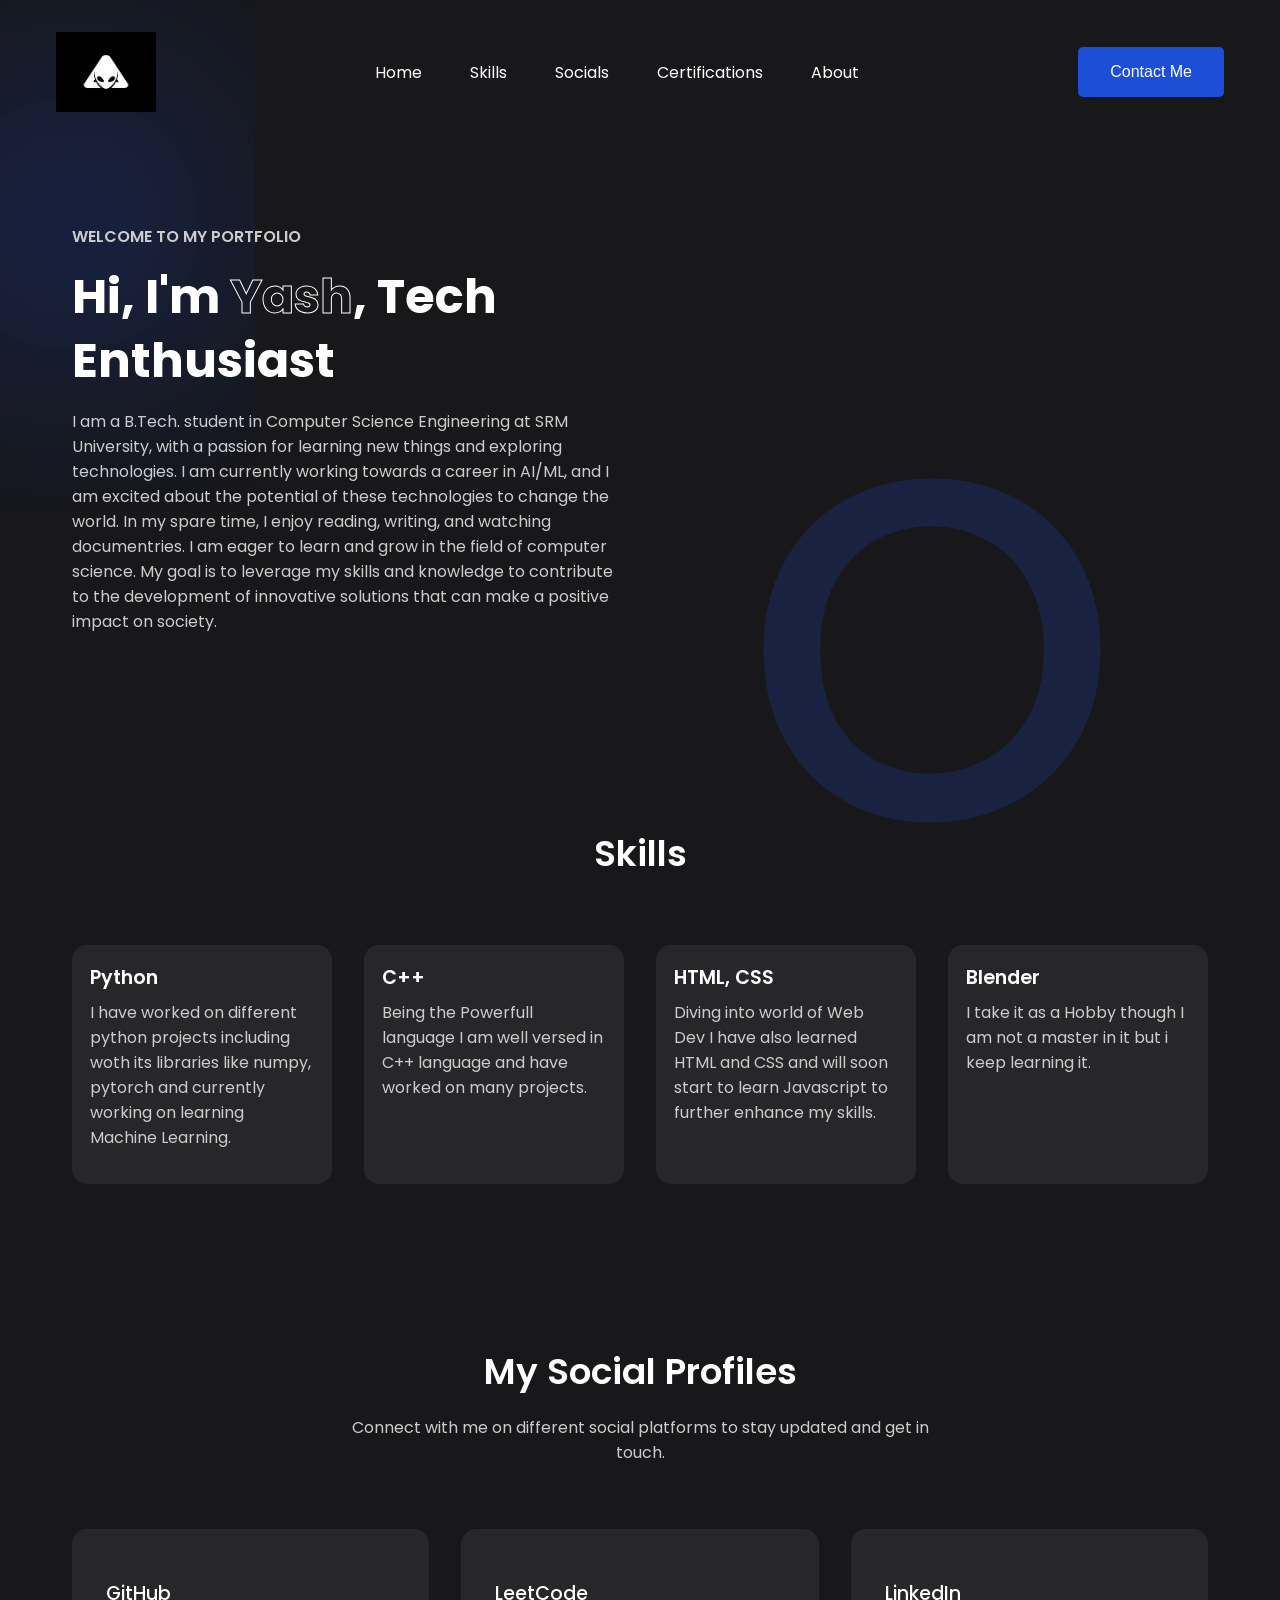
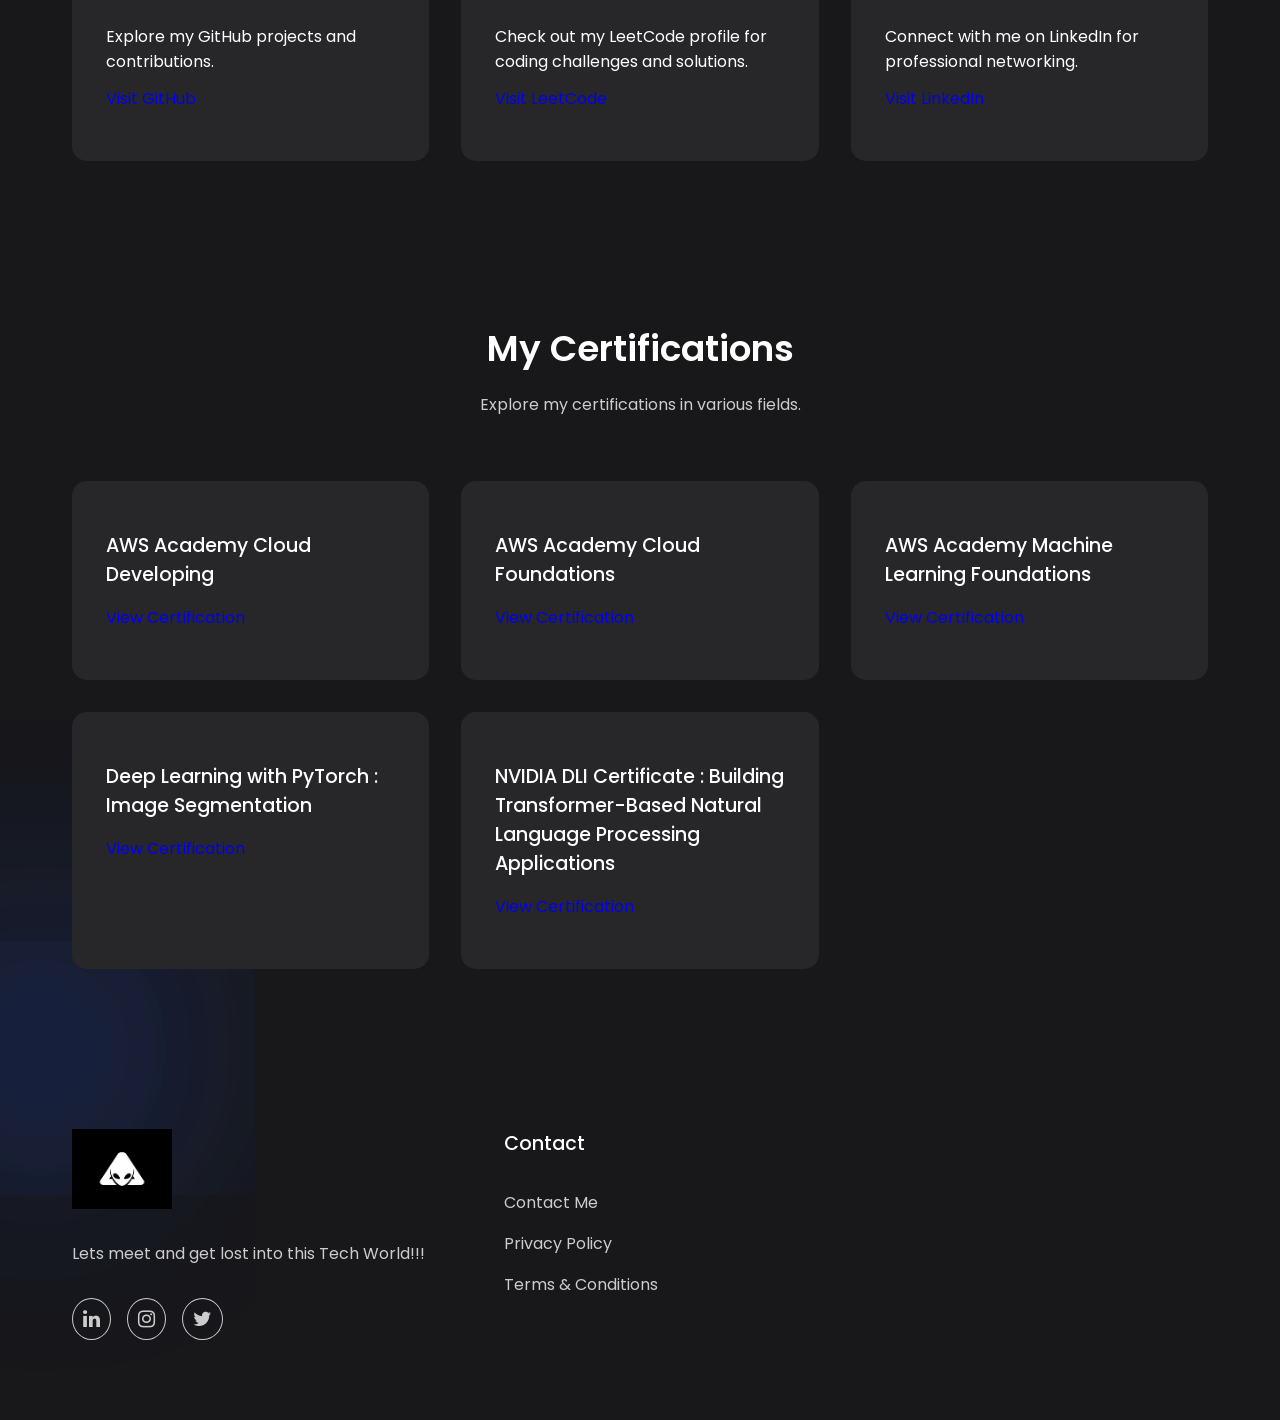
<file: index.html>
<!DOCTYPE html>
<html lang="en">

<head>
    <meta charset="UTF-8">
    <meta name="viewport" content="width=device-width, initial-scale=1.0">
    
    <link rel="stylesheet" href="style.css">
    <link rel="stylesheet" href="https://cdnjs.cloudflare.com/ajax/libs/font-awesome/4.7.0/css/font-awesome.min.css">
    <title>Personal Portfolio </title>
</head>

<body>

    <nav>
        <div class="nav-logo">
            <a href="#">
                <img src="you.jpg">
            </a>
        </div>

        <ul class="nav-links">
            <li class="link"><a href="#">Home</a></li>
            <li id="link1" class="link"><a href="#">Skills</a></li>
            <li id="link2" class="link"><a href="#">Socials</a></li>
            <li id="link3" class="link"><a href="#">Certifications</a></li>
            <li id="link4" class="link"><a href="#">About</a></li>
        </ul>
        <a href="tel:+918630438649">
        <button class="btn">Contact Me</button>
    </a>
        </nav>
    </nav>

    <header class="container">
        <div class="content">
            <span class="blur"></span>
            <span class="blur"></span>
            <h4>WELCOME TO MY PORTFOLIO</h4>
            <H1>Hi, I'm <span>Yash</span>, Tech Enthusiast</H1>
            <p>
                I am a B.Tech. student in Computer Science Engineering at SRM University, with a passion for learning new things and exploring technologies. I am currently working towards a career in AI/ML, and I am excited about the potential of these technologies to change the world.

In my spare time, I enjoy reading, writing, and watching documentries.

 I am eager to learn and grow in the field of computer science. My goal is to leverage my skills and knowledge to contribute to the development of innovative solutions that can make a positive impact on society.
            </p>
            
        </div>
        <div class="image">
            
        </div>
    </header>

    <section class="container">
        <h2 class="header">Skills</h2>
        <div class="features">
            <div class="card">
             

                <h4>Python</h4>
                <p>
                     I have worked on different python projects including woth its libraries like numpy, pytorch and currently working on learning Machine Learning.
                </p>
                
            </div>
            <div class="card">
              
                <h4>C++</h4>
                <p>
                    Being the Powerfull language I am well versed in C++ language and have worked on many projects.
                </p>
                
            </div>
            <div class="card">
               
                <h4>HTML, CSS</h4>
                <p>
                   Diving into world of Web Dev I have also learned HTML and CSS and will soon start to learn Javascript to further enhance my skills.
                </p>
                
            </div>
            <div class="card">
                
                <h4>Blender</h4>
                <p>
                    I take it as a Hobby though I am not a master in it but i keep learning it.
                </p>
                
            </div>
        </div>
    </section>

    <section class="container">
        <h2 class="header">My Social Profiles</h2>
        <p class="sub-header">
            Connect with me on different social platforms to stay updated and get in touch.
        </p>
        <div class="profiles">
            <div class="card">
                <div class="profile-content">
                    <h4 style="color:white">GitHub</h4>
                    <p style="color: white;">
                        Explore my GitHub projects and contributions.
                    </p>
                    <a href="https://github.com/Yash-28-gits" target="_blank" class="profile-link">Visit GitHub</a>
                </div>
            </div>
            <div class="card">
                <div class="profile-content">
                    <h4 style="color: white;">LeetCode</h4>
                    <p style=" color: white;">
                        Check out my LeetCode profile for coding challenges and solutions.
                    </p>
                    <a href="https://leetcode.com/Jazzzx82/" target="_blank" class="profile-link">Visit LeetCode</a>
                </div>
            </div>
            <div class="card">
                <div class="profile-content">
                    <h4 style="color: white;">LinkedIn</h4>
                    <p style="color: white;">
                        Connect with me on LinkedIn for professional networking.
                    </p>
                    <a href="https://www.linkedin.com/in/yash-rohilla-5645a2246/" target="_blank" class="profile-link">Visit LinkedIn</a>
                </div>
            </div>
        </div>
    </section>
    <section class="container">
        <h2 class="header">My Certifications</h2>
        <p class="sub-header">
            Explore my certifications in various fields.
        </p>
        <div class="cer">
            <div class="card">
                <div class="profile-content">
                    <h4 style="color: white;"> AWS Academy Cloud Developing</h4>
                   
                    <a href="https://www.credly.com/badges/ef33ebdb-d0f8-4bca-8802-94e339f2a36f/public_url" target="_blank" class="profile-link">View Certification </a>
                </div>
            </div>
            <div class="card">
                <div class="profile-content">
                    <h4 style="color: white;"> AWS Academy Cloud Foundations</h4>
                    
                    <a href="https://www.credly.com/badges/f112ce2c-1593-456f-84ef-17fe00b5d840/public_url" target="_blank" class="profile-link">View Certification </a>
                </div>
            </div>
            <div class="card">
                <div class="profile-content">
                    <h4 style="color: white;">AWS Academy Machine Learning Foundations</h4>
                    
                    <a href="https://www.credly.com/badges/ad952a8a-ead4-44e1-be84-72c8f4491467/public_url" target="_blank" class="profile-link">View Certification </a>
                </div>
            </div>
            <div class="card">
                <div class="profile-content">
                    <h4 style="color: white;">Deep Learning with PyTorch : Image Segmentation</h4>
                    
                    <a href="https://coursera.org/share/23d1f90b78230464760aa1d075c626ab" target="_blank" class="profile-link">View Certification </a>
                </div>
            </div>
            <div class="card">
                <div class="profile-content">
                    <h4 style="color: white;">
                        NVIDIA DLI Certificate : Building Transformer-Based Natural Language Processing Applications</h4>
                    
                    <a href="https://courses.nvidia.com/certificates/4e91a3e8ce5f4bc8a611386f0cc34302/" target="_blank" class="profile-link">View Certification </a>
                </div>
            </div>
            
        </div>
    </section>
    
    
    
        </div>
    </section>
    

    <footer class="container">
        <span class="blur"></span>
        <span class="blur"></span>
        <div class="column">
            <div class="logo">
                <img src="you.jpg">
            </div>
            <p>
                Lets meet and get lost into this Tech World!!!
            </p>
            <div class="socials">
                <a href="https://www.linkedin.com/in/yash-rohilla-5645a2246/"><i class="fa fa-linkedin"></i></a>
                <a href="https://www.instagram.com/silent.jazzzx/"><i class="fa fa-instagram"></i></a>
                <a href="https://twitter.com/Yash_0280"><i class="fa fa-twitter"></i></a>
            </div>
        </div>
        
        
        <div class="column">
            <h4>Contact</h4>
            <a href="socials.txt">Contact Me</a>
            <a href="privacy.txt">Privacy Policy</a>
            <a href="terms.txt">Terms & Conditions</a>
        </div>
    </footer>

    


    <script src="script.js"></script>
</body>

</html>
</file>
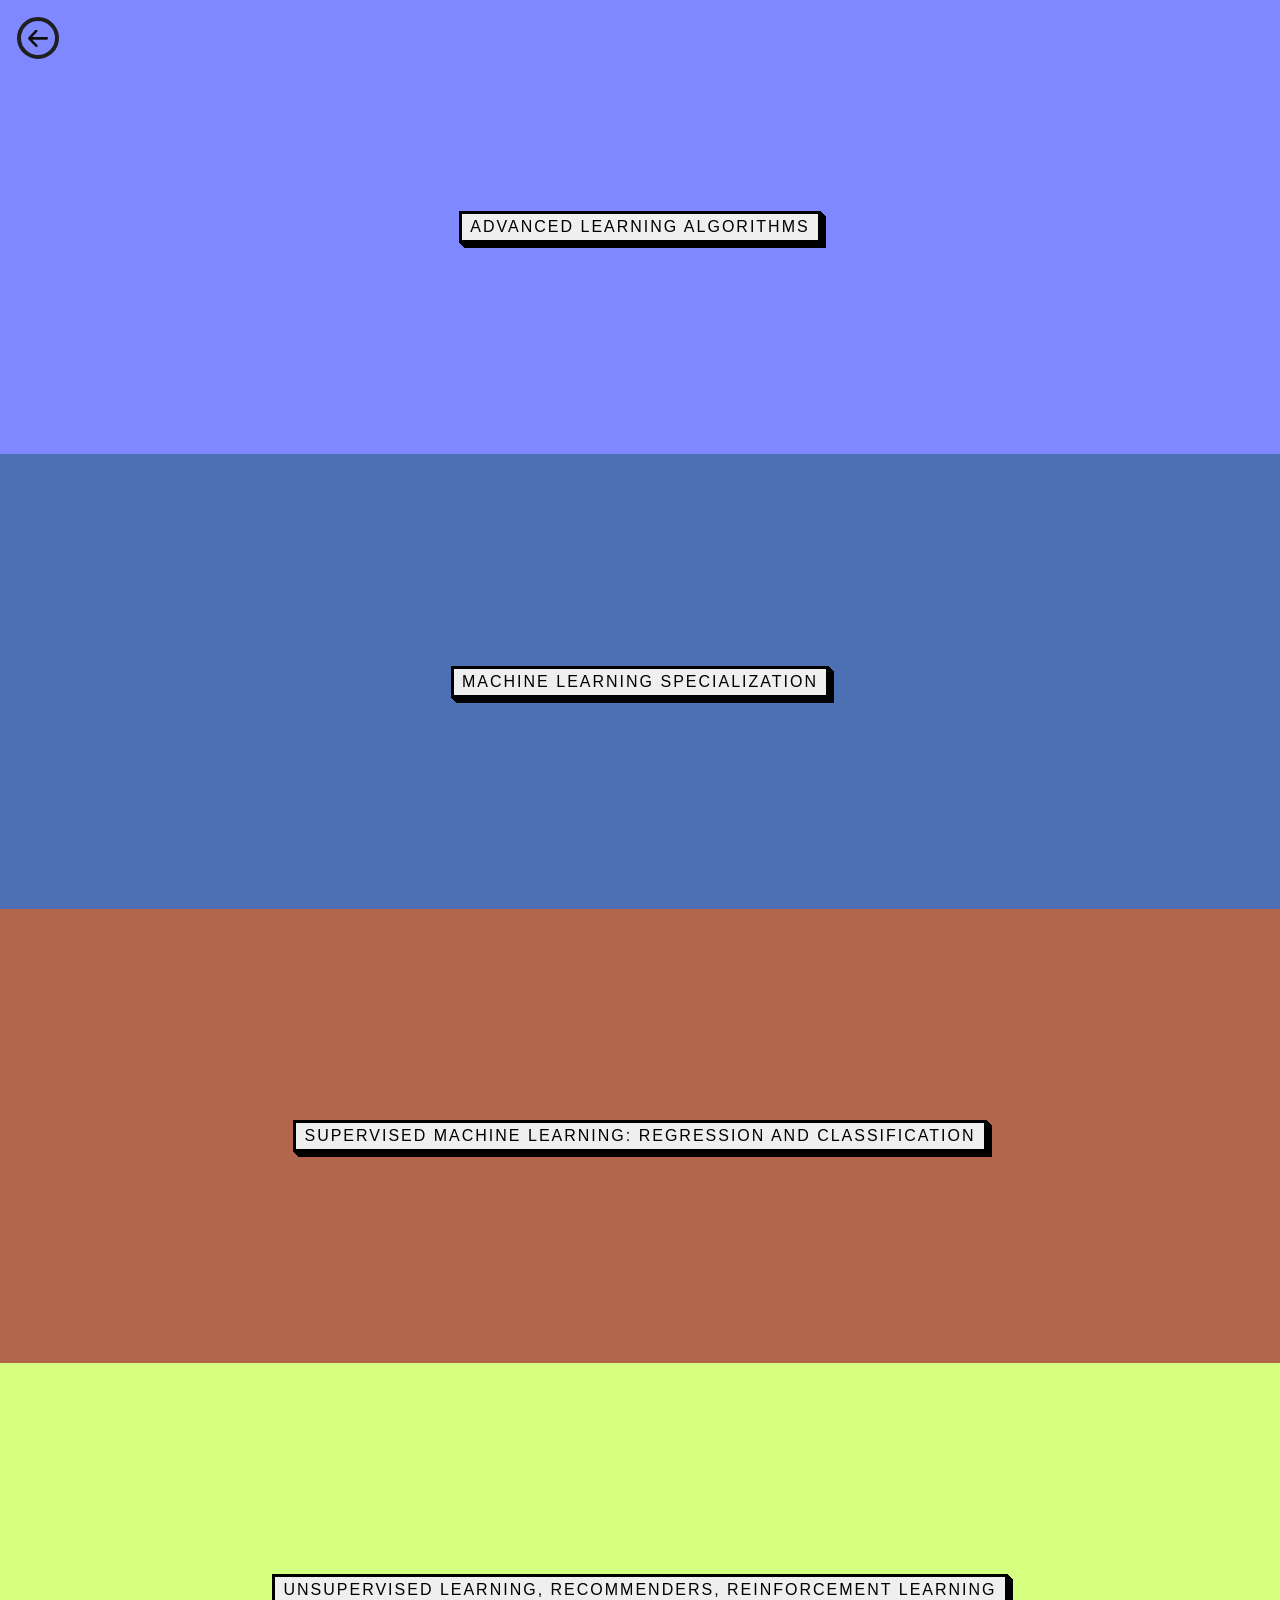
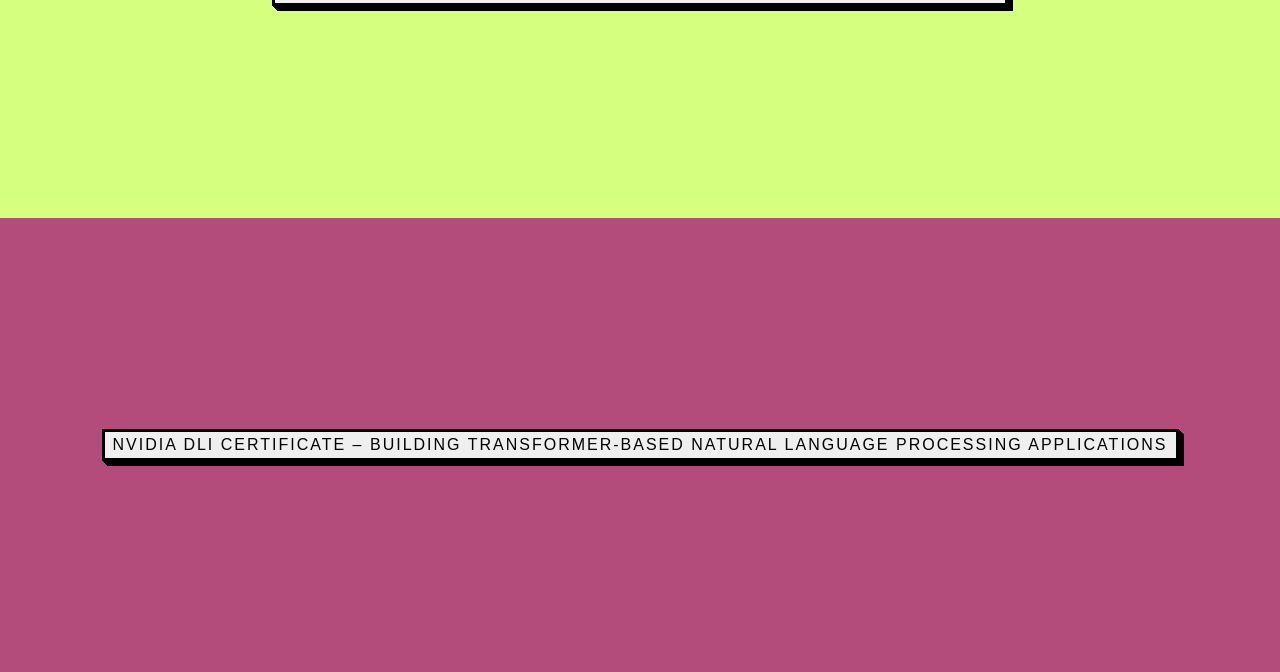
<file: cert.html>
<!DOCTYPE html>
<html lang="en">
<head>
    <meta charset="UTF-8">
    <meta name="viewport" content="width=device-width, initial-scale=1.0">
    <link rel="stylesheet" href="project.css">
    <title>Projects</title>
</head>
<body>
    <a href="main.html">
    <button class="button">
        <div class="button-box">
          <span class="button-elem">
            <svg xmlns="http://www.w3.org/2000/svg" viewBox="0 0 46 40">
              <path d="M46 20.038c0-.7-.3-1.5-.8-2.1l-16-17c-1.1-1-3.2-1.4-4.4-.3-1.2 1.1-1.2 3.3 0 4.4l11.3 11.9H3c-1.7 0-3 1.3-3 3s1.3 3 3 3h33.1l-11.3 11.9c-1 1-1.2 3.3 0 4.4 1.2 1.1 3.3.8 4.4-.3l16-17c.5-.5.8-1.1.8-1.9z"></path>
            </svg>
          </span>
          <span class="button-elem">
            <svg viewBox="0 0 46 40">
              <path d="M46 20.038c0-.7-.3-1.5-.8-2.1l-16-17c-1.1-1-3.2-1.4-4.4-.3-1.2 1.1-1.2 3.3 0 4.4l11.3 11.9H3c-1.7 0-3 1.3-3 3s1.3 3 3 3h33.1l-11.3 11.9c-1 1-1.2 3.3 0 4.4 1.2 1.1 3.3.8 4.4-.3l16-17c.5-.5.8-1.1.8-1.9z"></path>
            </svg>
          </span>
        </div>
      </button>
    </a>
      <div class="os">
        <a href="https://www.coursera.org/account/accomplishments/verify/HLVDLTFTRPDQ">
        <button class="button1">Advanced Learning Algorithms</button>
    </a>
      </div>
      <div class="dsa">
        <a href="https://www.coursera.org/account/accomplishments/specialization/P28V3GG8WNY8"></a>
        <button class="button1">
            Machine Learning Specialization</button>
      </div>
      <div class="coa">
        <a href="https://www.coursera.org/account/accomplishments/verify/PAHGDPA765S2"></a>
        <button class="button1">
            Supervised Machine Learning: Regression and Classification </button>
      </div>
      <div class="oodp">
        <a href="https://www.coursera.org/account/accomplishments/verify/UF4L62F7QKRA"></a>
        <button class="button1">
            Unsupervised Learning, Recommenders, Reinforcement Learning</button>
      </div>
      
      <div class="app">
        <a href="https://www.coursera.org/account/accomplishments/verify/UF4L62F7QKRA"></a>
        <button class="button1">
            NVIDIA DLI Certificate – Building Transformer-Based Natural Language Processing Applications</button>
      </div>


    
</body>
</html>
</file>
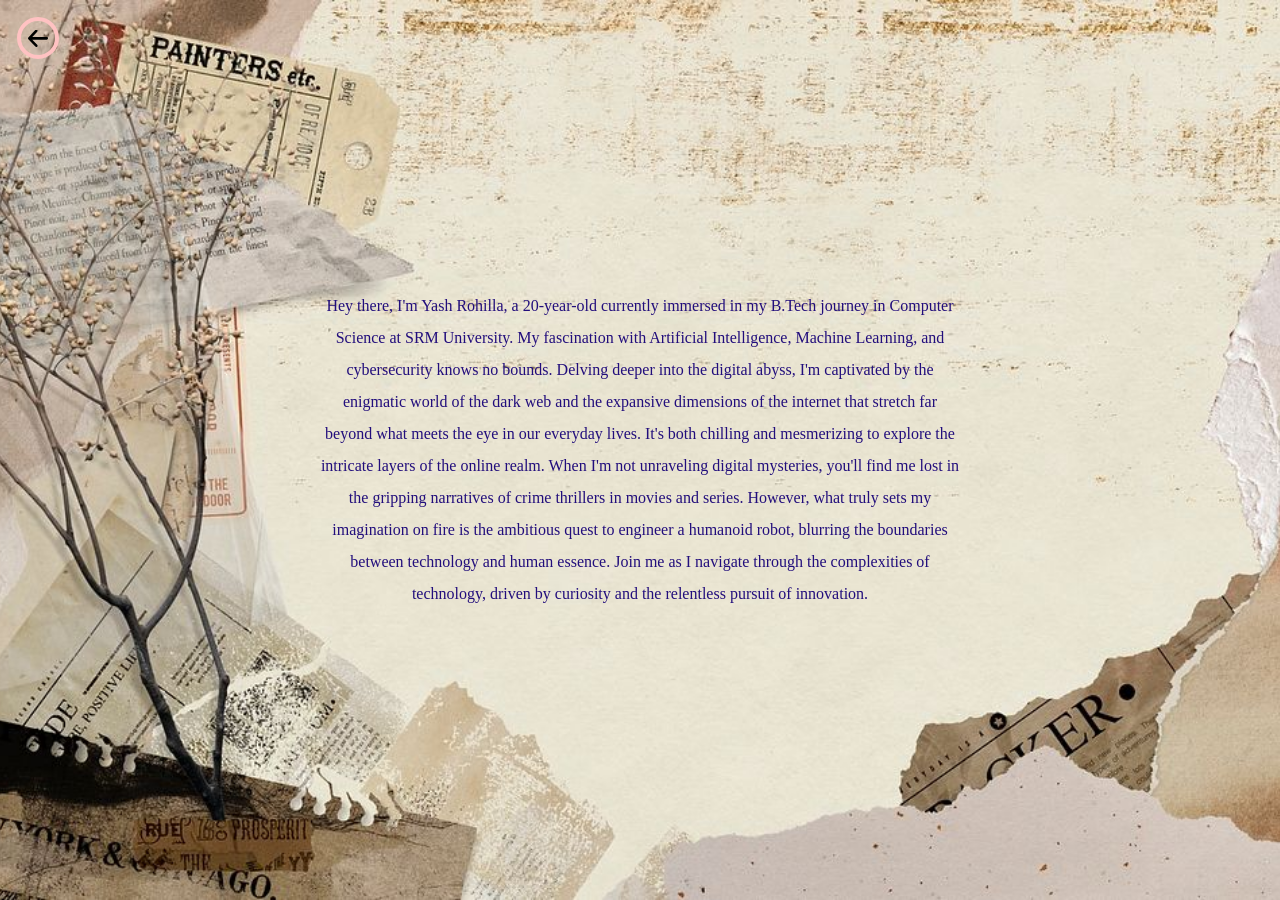
<file: intro.html>
<!DOCTYPE html>
<html lang="en">
<head>
    <meta charset="UTF-8">
    <meta name="viewport" content="width=device-width, initial-scale=1.0">
    <link rel="stylesheet" href="intro.css">
    <title>Portfolio</title>
</head>
<body>
    <a href="main.html">
    <button class="button">
        <div class="button-box">
          <span class="button-elem">
            <svg xmlns="http://www.w3.org/2000/svg" viewBox="0 0 46 40">
              <path d="M46 20.038c0-.7-.3-1.5-.8-2.1l-16-17c-1.1-1-3.2-1.4-4.4-.3-1.2 1.1-1.2 3.3 0 4.4l11.3 11.9H3c-1.7 0-3 1.3-3 3s1.3 3 3 3h33.1l-11.3 11.9c-1 1-1.2 3.3 0 4.4 1.2 1.1 3.3.8 4.4-.3l16-17c.5-.5.8-1.1.8-1.9z"></path>
            </svg>
          </span>
          <span class="button-elem">
            <svg viewBox="0 0 46 40">
              <path d="M46 20.038c0-.7-.3-1.5-.8-2.1l-16-17c-1.1-1-3.2-1.4-4.4-.3-1.2 1.1-1.2 3.3 0 4.4l11.3 11.9H3c-1.7 0-3 1.3-3 3s1.3 3 3 3h33.1l-11.3 11.9c-1 1-1.2 3.3 0 4.4 1.2 1.1 3.3.8 4.4-.3l16-17c.5-.5.8-1.1.8-1.9z"></path>
            </svg>
          </span>
        </div>
      </button>
      </a>
      
  <!-- <div class="blurred-box">
       
           
        <h1>Hi,</h1>
        <p>Hey there, I'm Yash Rohilla, a 20-year-old currently immersed in my B.Tech journey in Computer Science at SRM University. My fascination with Artificial Intelligence, Machine Learning, and cybersecurity knows no bounds. Delving deeper into the digital abyss, I'm captivated by the enigmatic world of the dark web and the expansive dimensions of the internet that stretch far beyond what meets the eye in our everyday lives. It's both chilling and mesmerizing to explore the intricate layers of the online realm. When I'm not unraveling digital mysteries, you'll find me lost in the gripping narratives of crime thrillers in movies and series. However, what truly sets my imagination on fire is the ambitious quest to engineer a humanoid robot, blurring the boundaries between technology and human essence. Join me as I navigate through the complexities of technology, driven by curiosity and the relentless pursuit of innovation.</p>
    
</div> -->
<div class="hover-box">
  <div class="text">Hey there, I'm Yash Rohilla, a 20-year-old currently immersed in my B.Tech journey in Computer Science at SRM University. My fascination with Artificial Intelligence, Machine Learning, and cybersecurity knows no bounds. Delving deeper into the digital abyss, I'm captivated by the enigmatic world of the dark web and the expansive dimensions of the internet that stretch far beyond what meets the eye in our everyday lives. It's both chilling and mesmerizing to explore the intricate layers of the online realm. When I'm not unraveling digital mysteries, you'll find me lost in the gripping narratives of crime thrillers in movies and series. However, what truly sets my imagination on fire is the ambitious quest to engineer a humanoid robot, blurring the boundaries between technology and human essence. Join me as I navigate through the complexities of technology, driven by curiosity and the relentless pursuit of innovation.
  </div>
</div>

</body>
</html>
</file>
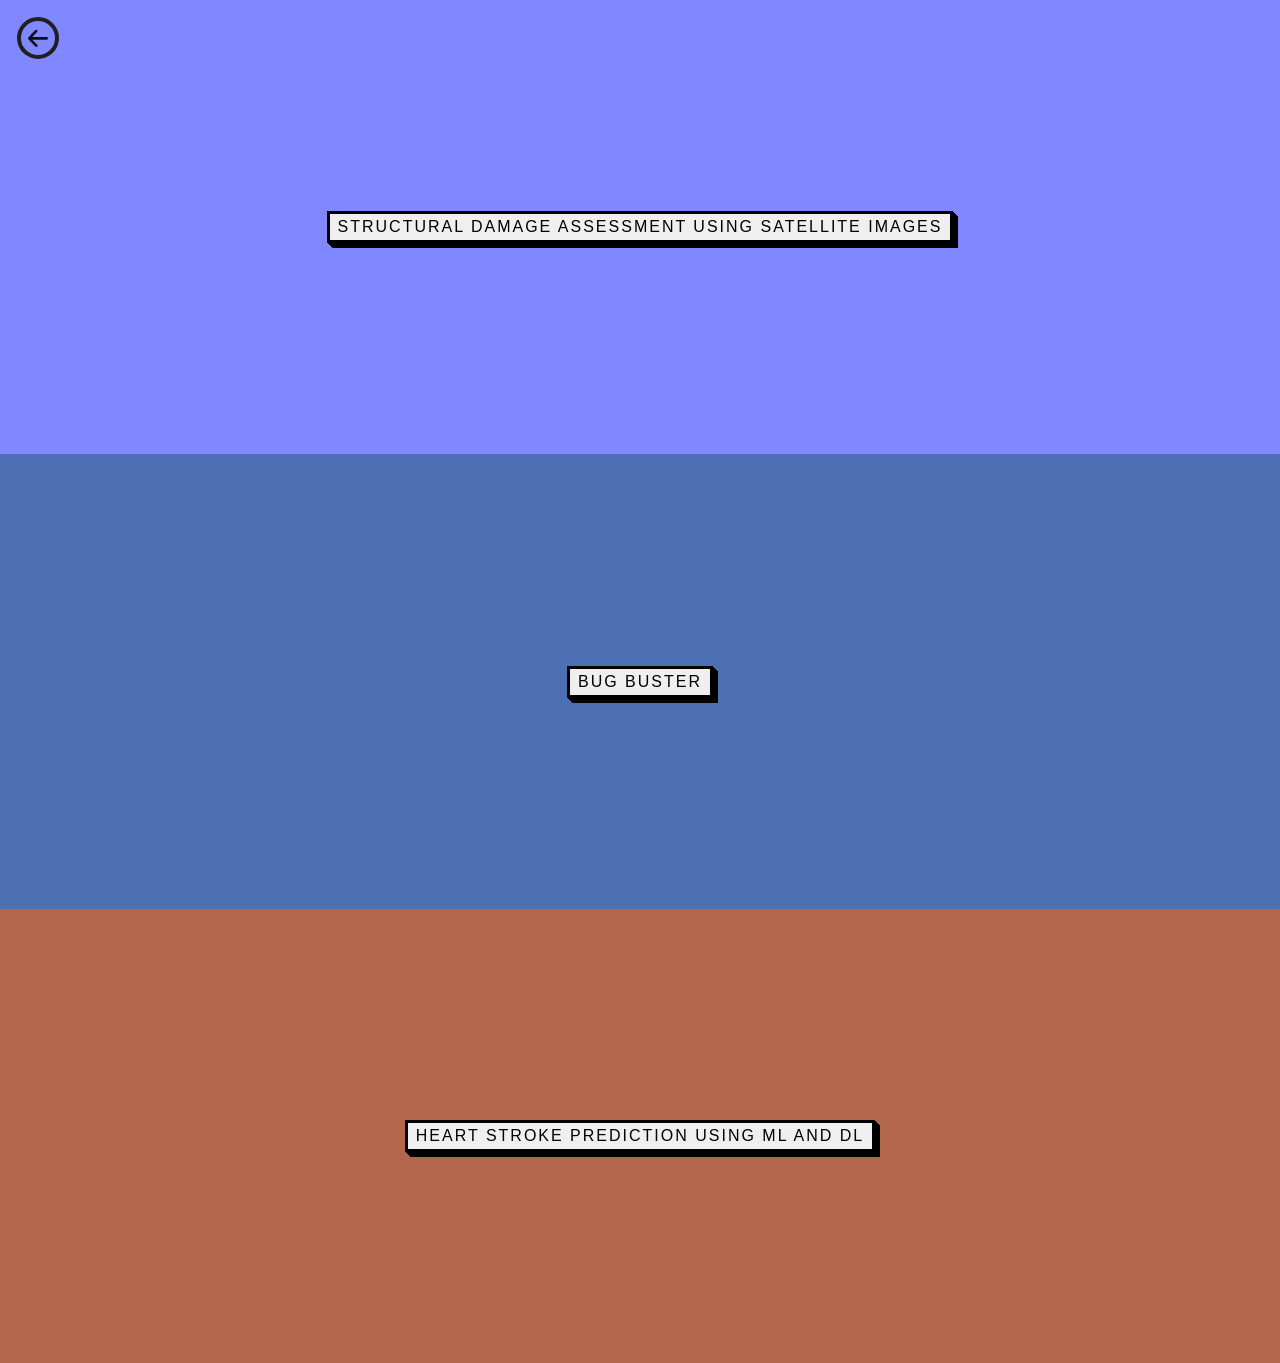
<file: project.html>
<!DOCTYPE html>
<html lang="en">
<head>
    <meta charset="UTF-8">
    <meta name="viewport" content="width=device-width, initial-scale=1.0">
    <link rel="stylesheet" href="project.css">
    <title>Projects</title>
</head>
<body>
    <a href="main.html">
    <button class="button">
        <div class="button-box">
          <span class="button-elem">
            <svg xmlns="http://www.w3.org/2000/svg" viewBox="0 0 46 40">
              <path d="M46 20.038c0-.7-.3-1.5-.8-2.1l-16-17c-1.1-1-3.2-1.4-4.4-.3-1.2 1.1-1.2 3.3 0 4.4l11.3 11.9H3c-1.7 0-3 1.3-3 3s1.3 3 3 3h33.1l-11.3 11.9c-1 1-1.2 3.3 0 4.4 1.2 1.1 3.3.8 4.4-.3l16-17c.5-.5.8-1.1.8-1.9z"></path>
            </svg>
          </span>
          <span class="button-elem">
            <svg viewBox="0 0 46 40">
              <path d="M46 20.038c0-.7-.3-1.5-.8-2.1l-16-17c-1.1-1-3.2-1.4-4.4-.3-1.2 1.1-1.2 3.3 0 4.4l11.3 11.9H3c-1.7 0-3 1.3-3 3s1.3 3 3 3h33.1l-11.3 11.9c-1 1-1.2 3.3 0 4.4 1.2 1.1 3.3.8 4.4-.3l16-17c.5-.5.8-1.1.8-1.9z"></path>
            </svg>
          </span>
        </div>
      </button>
    </a>
      <div class="os">
        <a href="https://drive.google.com/drive/folders/1xIGHGtqfh_0-1S7Gqerwy3t2Vy8zCsrP?usp=sharing">
        <button class="button1">Structural Damage Assessment Using Satellite Images</button>
    </a>
      </div>
      <div class="dsa">
        <a href="https://github.com/Yash-28-gits/Bug-Buster"></a>
        <button class="button1">Bug Buster</button>
      </div>
      <div class="coa">
        <a href="https://drive.google.com/drive/folders/1uDswt6ohkHUkM5PjZWeJziKZeafkgUqQ?usp=sharing"></a>
        <button class="button1">Heart Stroke Prediction Using ML and DL</button>
      </div>
      
    
</body>
</html>
</file>
<file: style.css>
@import url('https://fonts.googleapis.com/css2?family=Poppins:wght@300;400;500;600;700;800&display=swap');

*{
    padding: 0;
    margin: 0;
    outline: none;
    border: none;
    box-sizing: border-box;
}

img{
    width: 100%;
    display: flex;
}

a{
    text-decoration: none;
}

body{
    font-family: 'Poppins', sans-serif;
    background-color: #18181B;
}

nav{
    max-width: 1200px;
    margin: auto;
    padding: 2rem 1rem;
    display: flex;
    align-items: center;
    justify-content: space-between;
    gap: 2rem;
}

.nav-logo{
    max-width: 100px;
}

.nav-links{
    list-style: none;
    display: flex;
    align-items: center;
    gap: 3rem;
}

.link a{
    position: relative;
    padding-bottom: 0.75rem;
    color: #fff;
}

.link a::after{
    content: "";
    position: absolute;
    height: 2px;
    width: 0;
    bottom: 0;
    left: 0;
    background-color: #1d4ed8;
    transition: all 0.3s ease;
}

.link a:hover::after{
    width: 70%;
}

.btn{
    padding: 1rem 2rem;
    font-size: 1rem;
    color: #fff;
    background-color: #1d4ed8;
    border-radius: 5px;
    cursor: pointer;
    transition: all 0.3s ease;
}

.btn:hover{
    background-color: #1e40af;
}

.container{
    max-width: 1200px;
    margin: auto;
    padding: 5rem 2rem;
}

.blur{
    position: absolute;
    box-shadow: 0 0 1000px 50px #1d4ed8;
    z-index: -100;
}

header{
    position: relative;
    padding-top: 2rem;
    display: grid;
    grid-template-columns: repeat(2, 1fr);
    align-items: center;
    gap: 2rem;
}

header .content h4{
    margin-bottom: 1rem;
    color: #ccc;
    font-size: 1rem;
    font-weight: 600;
}

header .content h1{
    color: #fff;
    margin-bottom: 1rem;
    font-size: 3rem;
    font-weight: 700;
    line-height: 4rem;
}

header .content h1 span{
    -webkit-text-fill-color: transparent;
    -webkit-text-stroke: 1px #fff;
}

header .content p{
    margin-bottom: 2rem;
    color: #ccc;
}

header .image{
    position: relative;
}

header .image::before{
    content: "o";
    position: absolute;
    top: 0;
    left: 50%;
    transform: translateX(-50%);
    font-size: 38rem;
    font-weight: 400;
    line-height: 20rem;
    color: #1d4ed8;
    opacity: 0.2;
    z-index: -100;
}

header .image img{
    max-width: 600px;
    margin: auto;
}

section .header{
    margin-bottom: 1rem;
    color: #fff;
    text-align: center;
    font-size: 2.25rem;
    font-weight: 600;
}

.features{
    margin-top: 4rem;
    display: grid;
    grid-template-columns: repeat(4, 1fr);
    gap: 2rem;
}

.features .card{
    background-color: #27272a;
    padding: 1rem;  
    border: 2px solid transparent;
    border-radius: 15px;
    transition: all 0.3s ease;
}

.features .card:hover{
    background-color: #323232;
    border-color: #fff;
}

.features .card span{
    display: inline-block;
    background-color: #1e40af;
    padding: 2px 9px;
    margin-bottom: 1rem;
    font-size: 1.75rem;
    color: #fff;
    border-radius: 5px;
}

.features .card h4{
    margin-bottom: 0.5rem;
    color: #fff;
    font-size: 1.2rem;
    font-weight: 600;
}

.features .card p{
    color: #ccc;
    margin-bottom: 1rem;
}

.features .card a{
    color: #fff;
    transition: all 0.3s ease;
}

.features .card a:hover{
    color: #1e40af;
}

.sub-header{
    max-width: 600px;
    margin: auto;
    text-align: center;
    color: #ccc;
}

.profiles{
    margin-top: 4rem;
    display: grid;
    grid-template-columns: repeat(3, 1fr);
    gap: 2rem;
}

.profiles .card{
    padding: 3rem 2rem;
    background-color: #27272a;
    display: flex;
    flex-direction: column;
    border: 2px solid transparent;
    border-radius: 15px;
    transition: all 0.3s ease;
}

.profiles .card:hover{
    background-color: #323232;
    border-color: #fff;
}

.profiles .card .content{
    flex: 1;
    margin-bottom: 2rem;
}

.profiles .card h4{
    margin-bottom: 1rem;
    color: #fff;
    font-size: 1.2rem;
    font-weight: 500;
}

.profiles .card h3{
    color: #fff;
    padding-bottom: 1rem;
    margin-bottom: 2rem;
    font-size: 2rem;
    font-weight: 600;
    border-bottom: 2px dashed #fff;
}

.profiles .card p{
    color: #fff;
    margin-bottom: 0.75rem;
}

.profiles .card p i{
    color: #ccc;
    font-size: 1.2rem;
    margin-right: 0.3rem;
}

.profiles .card button{
    color: #fff;
    background-color: transparent;
    border: 2px solid #fff;
}

.profiles .card button:hover{
    background-color: #1e40af;
    border-color: #1e40af;
}
.sub-header{
    max-width: 600px;
    margin: auto;
    text-align: center;
    color: #ccc;
}

.cer{
    margin-top: 4rem;
    display: grid;
    grid-template-columns: repeat(3, 1fr);
    gap: 2rem;
}

.cer .card{
    padding: 3rem 2rem;
    background-color: #27272a;
    display: flex;
    flex-direction: column;
    border: 2px solid transparent;
    border-radius: 15px;
    transition: all 0.3s ease;
}

.cer .card:hover{
    background-color: #323232;
    border-color: #fff;
}

.cer .card .content{
    flex: 1;
    margin-bottom: 2rem;
}

.cer .card h4{
    margin-bottom: 1rem;
    color: #fff;
    font-size: 1.2rem;
    font-weight: 500;
}

.cer .card h3{
    color: #fff;
    padding-bottom: 1rem;
    margin-bottom: 2rem;
    font-size: 2rem;
    font-weight: 600;
    border-bottom: 2px dashed #fff;
}

.cer .card p{
    color: #fff;
    margin-bottom: 0.75rem;
}

.cer .card p i{
    color: #ccc;
    font-size: 1.2rem;
    margin-right: 0.3rem;
}

.cer .card button{
    color: #fff;
    background-color: transparent;
    border: 2px solid #fff;
}

.cer .card button:hover{
    background-color: #1e40af;
    border-color: #1e40af;
}

footer{
    position: relative;
    display: grid;
    grid-template-columns: 400px repeat(3, 1fr);
    gap: 2rem;
}

footer .column .logo{
    max-width: 100px;
    margin-bottom: 2rem;
}

footer .column p{
    color: #ccc;
    margin-bottom: 2rem;
}

footer .column .socials{
    display: flex;
    align-items: center;
    gap: 1rem;
}

footer .column .socials a{
    color: #ccc;
    border: 1px solid #ccc;
    padding: 5px 10px;
    font-size: 1.25rem;
    border-radius: 100%;
    transition: all 0.3s ease;
}

footer .column .socials a:hover{
    color: #fff;
    background-color: #1d4ed8;
    border-color: #1d4ed8;
}

footer .column h4{
    color: #fff;
    margin-bottom: 2rem;
    font-size: 1.2rem;
    font-weight: 500;
}

footer .column > a{
    display: block;
    color: #ccc;
    margin-bottom: 1rem;
    transition: all 0.3s ease;
}

footer .column > a:hover{
    color: #1d4ed8;
}

.copyright{
    max-width: 1200px;
    margin: auto;
    padding: 1rem;
    color: #fff;
    font-size: 0.8rem;
    text-align: center;
}

@media (width < 900px){
    .nav-links{
        display: none;
    }
    header{
        grid-template-columns: repeat(1, 1fr);
    }
    header .image{
        grid-area: 1/1/2/2;
    }
    .features{
        grid-template-columns: repeat(2, 1fr);
    }
    .profiles{
        grid-template-columns: repeat(2, 1fr);
    }
    .cer{
        grid-template-columns: repeat(2, 1fr);
    }
    footer{
        grid-template-columns: 1fr 200px;
    }
}

@media (width < 600px){
    header .image::before{
        display: none;
    }

    .features{
        grid-template-columns: repeat(1, 1fr);
    }

    .profiles{
        grid-template-columns: repeat(1, 1fr);
    }
    .cer{
        grid-template-columns: repeat(1, 1fr);
    }

    footer{
        grid-template-columns: 1fr 150px;
    }
}
</file>
<file: project.css>
*{
    margin: 0;
    padding: 0;
   }
   

html{
       width: 100vw;
       height: 100vh;
   }
   body {
    margin: 0;
    padding: 0; }
.button {
    display: block;
    position: relative;
    width: 56px;
    height: 56px;
    margin: 0;
    overflow: hidden;
    outline: none;
    background-color: transparent;
    border: 0;
    position: absolute;
    top: 10px;
    left: 10px;
  }
  
  .button:before,
  .button:after {
    content: "";
    position: absolute;
    border-radius: 50%;
    inset: 7px;
  }
  
  .button:before {
    border: 4px solid #201f1f;
    transition: opacity .4s cubic-bezier(.77, 0, .175, 1) 80ms, transform .5s cubic-bezier(.455, .03, .515, .955) 80ms;
  }
  
  .button:after {
    border: 4px solid #96daf0;
    transform: scale(1.3);
    transition: opacity .4s cubic-bezier(.165, .84, .44, 1), transform .5s cubic-bezier(.25, .46, .45, .94);
    opacity: 0;
  }
  
  .button:hover:before,
  .button:focus:before {
    opacity: 0;
    transform: scale(0.7);
    transition: opacity .4s cubic-bezier(.165, .84, .44, 1), transform .5s cubic-bezier(.25, .46, .45, .94);
  }
  
  .button:hover:after,
  .button:focus:after {
    opacity: 1;
    transform: scale(1);
    transition: opacity .4s cubic-bezier(.77, 0, .175, 1) 80ms, transform .5s cubic-bezier(.455, .03, .515, .955) 80ms;
  }
  
  .button-box {
    display: flex;
    position: absolute;
    top: 0;
    left: 0;
  }
  
  .button-elem {
    display: block;
    width: 20px;
    height: 20px;
    margin: 17px 18px 0 18px;
    transform: rotate(180deg);
    fill: #0f0e0e;
  }
  
  .button:hover .button-box,
  .button:focus .button-box {
    transition: .4s;
    transform: translateX(-56px);
  }
  .button1 {
    font-family: "Open Sans", sans-serif;
    font-size: 16px;
    letter-spacing: 2px;
    text-decoration: none;
    text-transform: uppercase;
    color: #000;
    cursor: pointer;
    border: 3px solid;
    padding: 0.25em 0.5em;
    box-shadow: 1px 1px 0px 0px, 2px 2px 0px 0px, 3px 3px 0px 0px, 4px 4px 0px 0px, 5px 5px 0px 0px;
    position: relative;
    user-select: none;
    -webkit-user-select: none;
    touch-action: manipulation;
  }
  .button1:active {
    box-shadow: 0px 0px 0px 0px;
    top: 5px;
    left: 5px;
  }
  .os{
    background-color: rgb(127, 136, 255);
    align-content: center;
    text-align: center;
    padding-top: 16.5%;
    padding-bottom: 16.5%;
}
  .oodp{
    background-color: rgb(212, 255, 127);
    align-content: center;
    text-align: center;
    padding-top: 16.5%;
    padding-bottom: 16.5%;
  }
  .app{background-color: rgb(179, 76, 122);
  align-content: center;
  text-align: center;
  padding-top: 16.5%;
  padding-bottom: 16.5%;}

  .dsa{background-color: rgb(76, 112, 179);
    align-content: center;
    text-align: center;
    padding-top: 16.5%;
    padding-bottom: 16.5%;}
    .coa{
        background-color: rgb(179, 102, 76);
    align-content: center;
    text-align: center;
    padding-top: 16.5%;
    padding-bottom: 16.5%;
    }
</file>
<file: intro.css>
*{
    margin: 0;
    padding: 0;
   }
   
   html{
       width: 100vw;
       height: 100vh;
   }
   body {
    margin: 0;
    padding: 0;
    height: 100vh;
    overflow: hidden;
    display: flex;
    justify-content: center;
    align-items: center;
    background-repeat: no-repeat;
    background-attachment: fixed;
    background-size: cover;
    background-position: top;
    background-image: url(new.jpg);
    font-family: 'Indie Flower', cursive;
    font-weight: 100;
    line-height: 2.0;
    -webkit-font-smoothing: antialiased;
}

.hover-box {
    position: absolute;
    width: 50vw;
    height: 60vh;
    display: flex;
    justify-content: center;
    align-items: center;
}

.hover-box:hover .text {
    transform: scale(1.5);
}

.text {
    font-size: 1rem;
    color: rgb(34, 14, 124);
    text-align: center;
    transition: transform 0.3s ease;
}

.button {
    display: block;
    position: relative;
    width: 56px;
    height: 56px;
    margin: 0;
    overflow: hidden;
    outline: none;
    background-color: transparent;
    border: 0;
    position: absolute;
    top: 10px;
    left: 10px;
  }
  
  .button:before,
  .button:after {
    content: "";
    position: absolute;
    border-radius: 50%;
    inset: 7px;
  }
  
  .button:before {
    border: 4px solid #ffc2c2;
    transition: opacity .4s cubic-bezier(.77, 0, .175, 1) 80ms, transform .5s cubic-bezier(.455, .03, .515, .955) 80ms;
  }
  
  .button:after {
    border: 4px solid #c8a5ff;
    transform: scale(1.3);
    transition: opacity .4s cubic-bezier(.165, .84, .44, 1), transform .5s cubic-bezier(.25, .46, .45, .94);
    opacity: 0;
  }
  
  .button:hover:before,
  .button:focus:before {
    opacity: 0;
    transform: scale(0.7);
    transition: opacity .4s cubic-bezier(.165, .84, .44, 1), transform .5s cubic-bezier(.25, .46, .45, .94);
  }
  
  .button:hover:after,
  .button:focus:after {
    opacity: 1;
    transform: scale(1);
    transition: opacity .4s cubic-bezier(.77, 0, .175, 1) 80ms, transform .5s cubic-bezier(.455, .03, .515, .955) 80ms;
  }
  
  .button-box {
    display: flex;
    position: absolute;
    top: 0;
    left: 0;
  }
  
  .button-elem {
    display: block;
    width: 20px;
    height: 20px;
    margin: 17px 18px 0 18px;
    transform: rotate(180deg);
    fill: #000000;
  }
  
  .button:hover .button-box,
  .button:focus .button-box {
    transition: .4s;
    transform: translateX(-56px);
  }
</file>
